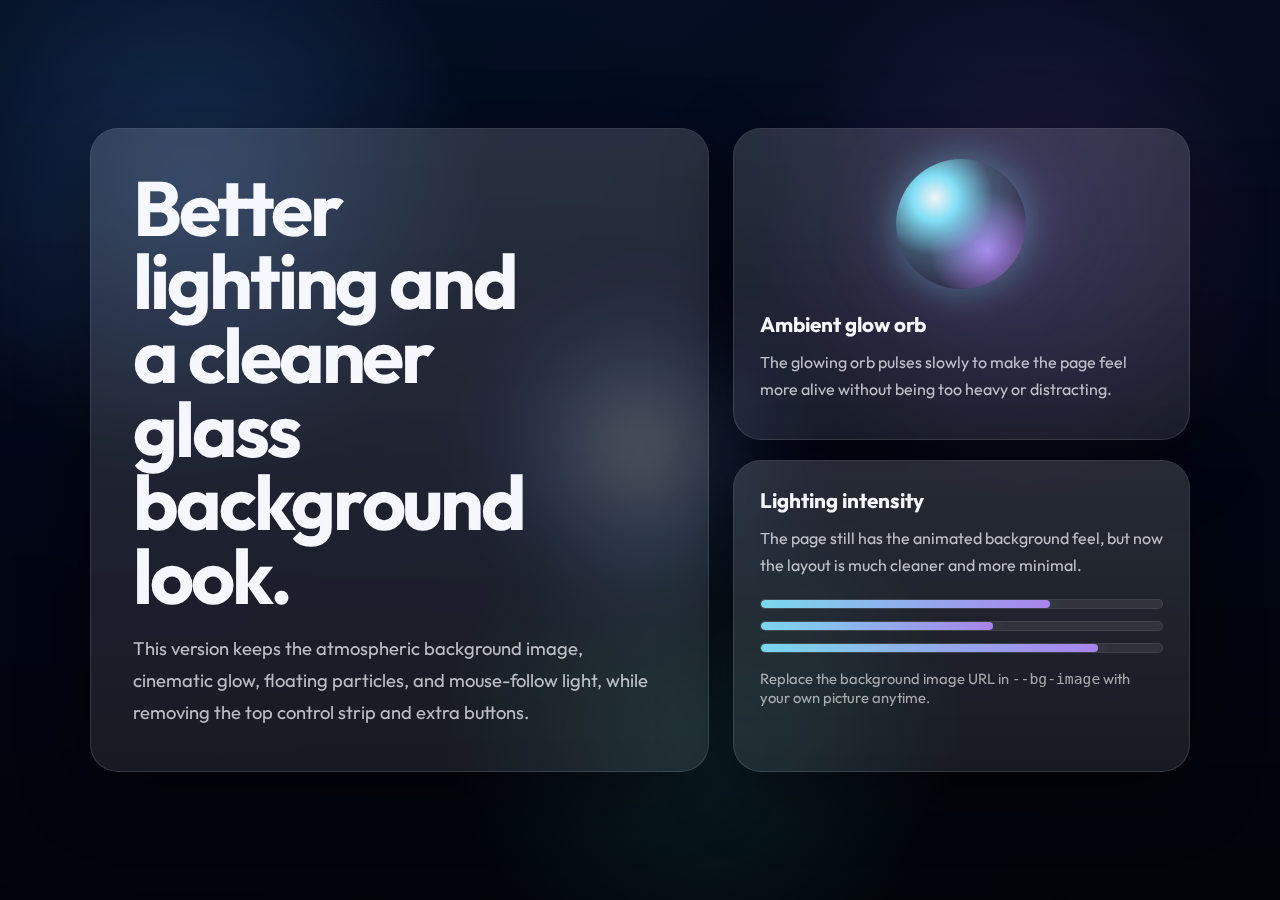
<file: Moturs-Lap-main/index.html>
<!DOCTYPE html>
<html lang="en">
<head>
  <meta charset="UTF-8" />
  <meta name="viewport" content="width=device-width, initial-scale=1.0" />
  <title>Glow Background Demo</title>

  <link rel="preconnect" href="https://fonts.googleapis.com">
  <link rel="preconnect" href="https://fonts.gstatic.com" crossorigin>
  <link href="https://fonts.googleapis.com/css2?family=Outfit:wght@300;400;600;700;800&display=swap" rel="stylesheet">

  <style>
    :root {
      --bg-image: url("https://picsum.photos/seed/forest-night-88/1920/1080");
      --text: #f5f7ff;
      --muted: rgba(245, 247, 255, 0.74);
      --glass: rgba(255, 255, 255, 0.08);
      --glass-border: rgba(255, 255, 255, 0.14);
      --shadow: 0 20px 70px rgba(0, 0, 0, 0.45);
      --accent: #7ce7ff;
      --accent-2: #b388ff;
    }

    * {
      box-sizing: border-box;
    }

    html, body {
      margin: 0;
      min-height: 100%;
    }

    body {
      font-family: "Outfit", sans-serif;
      color: var(--text);
      background: #071018;
      overflow-x: hidden;
      position: relative;
    }

    body::before {
      content: "";
      position: fixed;
      inset: 0;
      background:
        linear-gradient(180deg, rgba(6,10,22,0.28), rgba(4,8,18,0.72)),
        linear-gradient(120deg, rgba(67, 132, 255, 0.18), rgba(165, 95, 255, 0.12)),
        var(--bg-image) center center / cover no-repeat;
      filter: brightness(0.68) contrast(1.15) saturate(1.08);
      transform: scale(1.04);
      z-index: -6;
    }

    body::after {
      content: "";
      position: fixed;
      inset: 0;
      background:
        radial-gradient(circle at 15% 20%, rgba(90,160,255,0.22), transparent 22%),
        radial-gradient(circle at 80% 25%, rgba(170,110,255,0.16), transparent 22%),
        radial-gradient(circle at 55% 82%, rgba(90,255,220,0.11), transparent 25%);
      mix-blend-mode: screen;
      animation: ambientShift 14s ease-in-out infinite alternate;
      pointer-events: none;
      z-index: -5;
    }

    .noise {
      position: fixed;
      inset: 0;
      pointer-events: none;
      z-index: -4;
      opacity: 0.05;
      background-image:
        radial-gradient(circle at 20% 20%, rgba(255,255,255,0.9) 0.4px, transparent 0.6px),
        radial-gradient(circle at 70% 40%, rgba(255,255,255,0.7) 0.3px, transparent 0.5px),
        radial-gradient(circle at 40% 80%, rgba(255,255,255,0.5) 0.5px, transparent 0.7px);
      background-size: 180px 180px, 220px 220px, 260px 260px;
    }

    .mouse-light {
      position: fixed;
      width: 360px;
      height: 360px;
      border-radius: 50%;
      pointer-events: none;
      transform: translate(-50%, -50%);
      background:
        radial-gradient(circle,
          rgba(255,255,240,0.22) 0%,
          rgba(135,190,255,0.14) 30%,
          rgba(90,110,255,0.05) 52%,
          rgba(0,0,0,0) 72%);
      filter: blur(18px);
      mix-blend-mode: screen;
      z-index: -3;
    }

    .spark-field {
      position: fixed;
      inset: 0;
      overflow: hidden;
      pointer-events: none;
      z-index: -2;
    }

    .spark {
      position: absolute;
      border-radius: 999px;
      background: radial-gradient(circle, rgba(255,255,255,0.95), rgba(124,231,255,0.2) 60%, transparent 74%);
      box-shadow: 0 0 14px rgba(124,231,255,0.55);
      animation: floatUp linear infinite;
      opacity: 0.7;
    }

    .page {
      min-height: 100vh;
      display: grid;
      place-items: center;
      padding: 32px 20px;
      position: relative;
      z-index: 2;
    }

    .hero {
      width: min(1100px, 100%);
      display: grid;
      grid-template-columns: 1.15fr 0.85fr;
      gap: 24px;
      align-items: stretch;
    }

    .panel,
    .card {
      background: var(--glass);
      border: 1px solid var(--glass-border);
      backdrop-filter: blur(14px);
      -webkit-backdrop-filter: blur(14px);
      box-shadow: var(--shadow);
      border-radius: 28px;
      position: relative;
      overflow: hidden;
    }

    .panel::before,
    .card::before {
      content: "";
      position: absolute;
      inset: 0;
      background: linear-gradient(180deg, rgba(255,255,255,0.08), rgba(255,255,255,0.01));
      pointer-events: none;
    }

    .panel {
      padding: 42px;
      display: flex;
      flex-direction: column;
      justify-content: center;
      min-height: 520px;
    }

    h1 {
      margin: 0;
      font-size: clamp(2.6rem, 6vw, 5.5rem);
      line-height: 0.96;
      letter-spacing: -0.04em;
      max-width: 8ch;
      text-wrap: balance;
    }

    .lead {
      margin: 20px 0 0;
      font-size: clamp(1rem, 1.8vw, 1.15rem);
      line-height: 1.75;
      color: var(--muted);
      max-width: 54ch;
    }

    .side {
      display: grid;
      gap: 20px;
      grid-template-rows: 1fr 1fr;
    }

    .card {
      padding: 26px;
    }

    .orb {
      width: 130px;
      height: 130px;
      margin: 4px auto 22px;
      border-radius: 50%;
      background:
        radial-gradient(circle at 30% 30%, rgba(255,255,255,0.95), rgba(124,231,255,0.95) 18%, rgba(124,231,255,0.18) 45%, transparent 70%),
        radial-gradient(circle at 70% 70%, rgba(179,136,255,0.9), transparent 45%);
      box-shadow:
        0 0 35px rgba(124,231,255,0.35),
        0 0 90px rgba(179,136,255,0.16);
      animation: pulseOrb 4.2s ease-in-out infinite;
    }

    .card h2 {
      margin: 0 0 12px;
      font-size: 1.3rem;
    }

    .card p {
      margin: 0;
      line-height: 1.7;
      color: var(--muted);
    }

    .bars {
      margin-top: 20px;
      display: grid;
      gap: 12px;
    }

    .bar {
      height: 10px;
      border-radius: 999px;
      background: rgba(255,255,255,0.08);
      overflow: hidden;
      border: 1px solid rgba(255,255,255,0.08);
    }

    .bar span {
      display: block;
      height: 100%;
      border-radius: inherit;
      background: linear-gradient(90deg, rgba(124,231,255,0.9), rgba(179,136,255,0.9));
      box-shadow: 0 0 18px rgba(124,231,255,0.25);
      width: 50%;
    }

    .footer-note {
      margin-top: 16px;
      font-size: 0.92rem;
      color: rgba(255,255,255,0.62);
    }

    @keyframes floatUp {
      from {
        transform: translateY(0) scale(0.75);
        opacity: 0;
      }
      12% {
        opacity: 0.75;
      }
      to {
        transform: translateY(-120vh) scale(1.35);
        opacity: 0;
      }
    }

    @keyframes pulseOrb {
      0%, 100% {
        transform: scale(1);
        filter: hue-rotate(0deg);
      }
      50% {
        transform: scale(1.08);
        filter: hue-rotate(24deg);
      }
    }

    @keyframes ambientShift {
      0% {
        filter: hue-rotate(0deg) brightness(1);
      }
      100% {
        filter: hue-rotate(16deg) brightness(1.08);
      }
    }

    @media (max-width: 920px) {
      .hero {
        grid-template-columns: 1fr;
      }

      .panel {
        min-height: auto;
        padding: 28px;
      }

      .side {
        grid-template-rows: auto;
      }
    }

    @media (max-width: 560px) {
      .page {
        padding: 18px;
      }

      .panel,
      .card {
        border-radius: 22px;
      }

      .panel,
      .card {
        padding: 22px;
      }
    }
  </style>
</head>
<body>
  <div class="noise"></div>
  <div class="mouse-light" id="mouseLight"></div>
  <div class="spark-field" id="sparkField"></div>

  <main class="page">
    <section class="hero">
      <div class="panel">
        <h1>Better lighting and a cleaner glass background look.</h1>

        <p class="lead">
          This version keeps the atmospheric background image, cinematic glow, floating particles,
          and mouse-follow light, while removing the top control strip and extra buttons.
        </p>
      </div>

      <div class="side">
        <article class="card">
          <div class="orb"></div>
          <h2>Ambient glow orb</h2>
          <p>
            The glowing orb pulses slowly to make the page feel more alive without being too heavy
            or distracting.
          </p>
        </article>

        <article class="card">
          <h2>Lighting intensity</h2>
          <p>
            The page still has the animated background feel, but now the layout is much cleaner
            and more minimal.
          </p>

          <div class="bars">
            <div class="bar"><span style="width: 72%;"></span></div>
            <div class="bar"><span style="width: 58%;"></span></div>
            <div class="bar"><span style="width: 84%;"></span></div>
          </div>

          <div class="footer-note">
            Replace the background image URL in <code>--bg-image</code> with your own picture anytime.
          </div>
        </article>
      </div>
    </section>
  </main>

  <script>
    (() => {
      const sparkField = document.getElementById("sparkField");
      const mouseLight = document.getElementById("mouseLight");

      const sparkCount = 28;
      let targetX = window.innerWidth / 2;
      let targetY = window.innerHeight / 2;
      let currentX = targetX;
      let currentY = targetY;

      function createSparks() {
        for (let i = 0; i < sparkCount; i++) {
          const spark = document.createElement("span");
          const size = (Math.random() * 6 + 3).toFixed(2);
          spark.className = "spark";
          spark.style.width = size + "px";
          spark.style.height = size + "px";
          spark.style.left = Math.random() * 100 + "vw";
          spark.style.top = 100 + Math.random() * 25 + "vh";
          spark.style.animationDuration = (8 + Math.random() * 11).toFixed(2) + "s";
          spark.style.animationDelay = (-Math.random() * 12).toFixed(2) + "s";
          spark.style.opacity = (0.25 + Math.random() * 0.6).toFixed(2);
          sparkField.appendChild(spark);
        }
      }

      function animateLight() {
        currentX += (targetX - currentX) * 0.12;
        currentY += (targetY - currentY) * 0.12;
        mouseLight.style.left = currentX + "px";
        mouseLight.style.top = currentY + "px";
        requestAnimationFrame(animateLight);
      }

      window.addEventListener("mousemove", (e) => {
        targetX = e.clientX;
        targetY = e.clientY;
      });

      window.addEventListener("touchmove", (e) => {
        if (e.touches && e.touches[0]) {
          targetX = e.touches[0].clientX;
          targetY = e.touches[0].clientY;
        }
      }, { passive: true });

      createSparks();
      animateLight();
    })();
  </script>
</body>
</html>
</file>
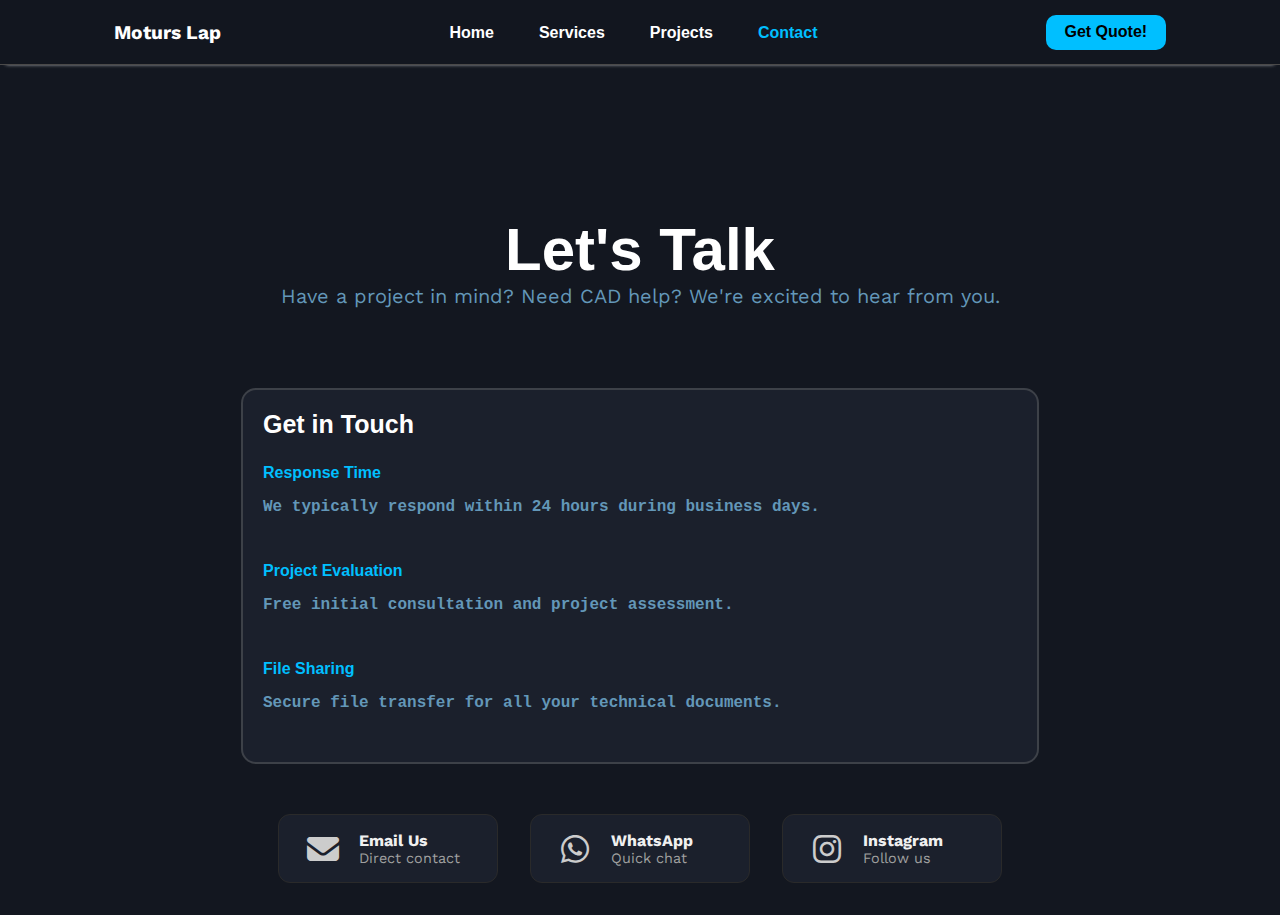
<file: Moturs-Lap-main/contact.html>
<!DOCTYPE html>
<html lang="en">
  <head>
    <meta charset="UTF-8" />
    <meta name="viewport" content="width=device-width, initial-scale=1.0" />
    <link rel="stylesheet" href="CSS/contactstyle.css" />
    <title>Moturs Lap | Contact</title>
    <!--  Main Template CSS File  -->
    <link rel="stylesheet" href="CSS/normalize.css" />
    <!--  Render all CSS normally  -->
    <link rel="preconnect" href="https://fonts.googleapis.com" />
    <link rel="preconnect" href="https://fonts.gstatic.com" crossorigin />
    <link
      href="https://fonts.googleapis.com/css2?family=Cairo:wght@200..1000&family=Jomhuria&family=Merriweather:ital,opsz,wght@0,18..144,300..900;1,18..144,300..900&family=Open+Sans:ital,wght@0,300..800;1,300..800&family=Work+Sans:ital,wght@0,100..900;1,100..900&display=swap"
      rel="stylesheet"
    />
    <!--  Goolge Fonts  -->
    <link rel="stylesheet" href="CSS/all.min.css" />
    <!-- Fonts icons libary -->
  </head>
  <body>
    <!-- Start Header -->
    <header>
      <div class="header">
        <div class="project-name">Moturs Lap</div>
        <div class="header-nav">
          <nav>
            <a href="index.html">Home</a>
            <a href="services.html">Services</a>
            <a href="project.html">Projects</a>
            <a href="contact.html">Contact</a>
          </nav>
        </div>
        <div class="Quote">
          <a href="contact.html">Get Quote!</a>
        </div>
      </div>
    </header>
    <!-- End Header -->
    <!-- Start Touch -->
    <div class="touch">
      <div class="container">
        <div class="text">
          <h1>Let's Talk</h1>
          <p>
            Have a project in mind? Need CAD help? We're excited to hear from
            you.
          </p>
        </div>
        <div class="box-container">
          <div class="box">
            <h3>Get in Touch</h3>
            <p class="colored">Response Time</p>
            <p>We typically respond within 24 hours during business days.</p>
            <p class="colored">Project Evaluation</p>
            <p>Free initial consultation and project assessment.</p>
            <p class="colored">File Sharing</p>
            <p>Secure file transfer for all your technical documents.</p>
          </div>
        </div>
      </div>
    </div>
    <!-- End Touch -->
    <!-- Start Links -->
    <div class="contact-section">
      <a href="mailto:e3d200@gmail.com" class="contact-card" target="_blank">
        <i class="fa-solid fa-envelope"></i>
        <div>
          <h3>Email Us</h3>
          <p>Direct contact</p>
        </div>
      </a>

      <a href="https://wa.link/uzuza2" class="contact-card" target="_blank">
        <i class="fa-brands fa-whatsapp"></i>
        <div>
          <h3>WhatsApp</h3>
          <p>Quick chat</p>
        </div>
      </a>

      <a
        href="https://www.instagram.com/mslabeng/"
        class="contact-card"
        target="_blank"
      >
        <i class="fa-brands fa-instagram"></i>
        <div>
          <h3>Instagram</h3>
          <p>Follow us</p>
        </div>
      </a>
    </div>

    <!-- End Links -->
  </body>
</html>
</file>
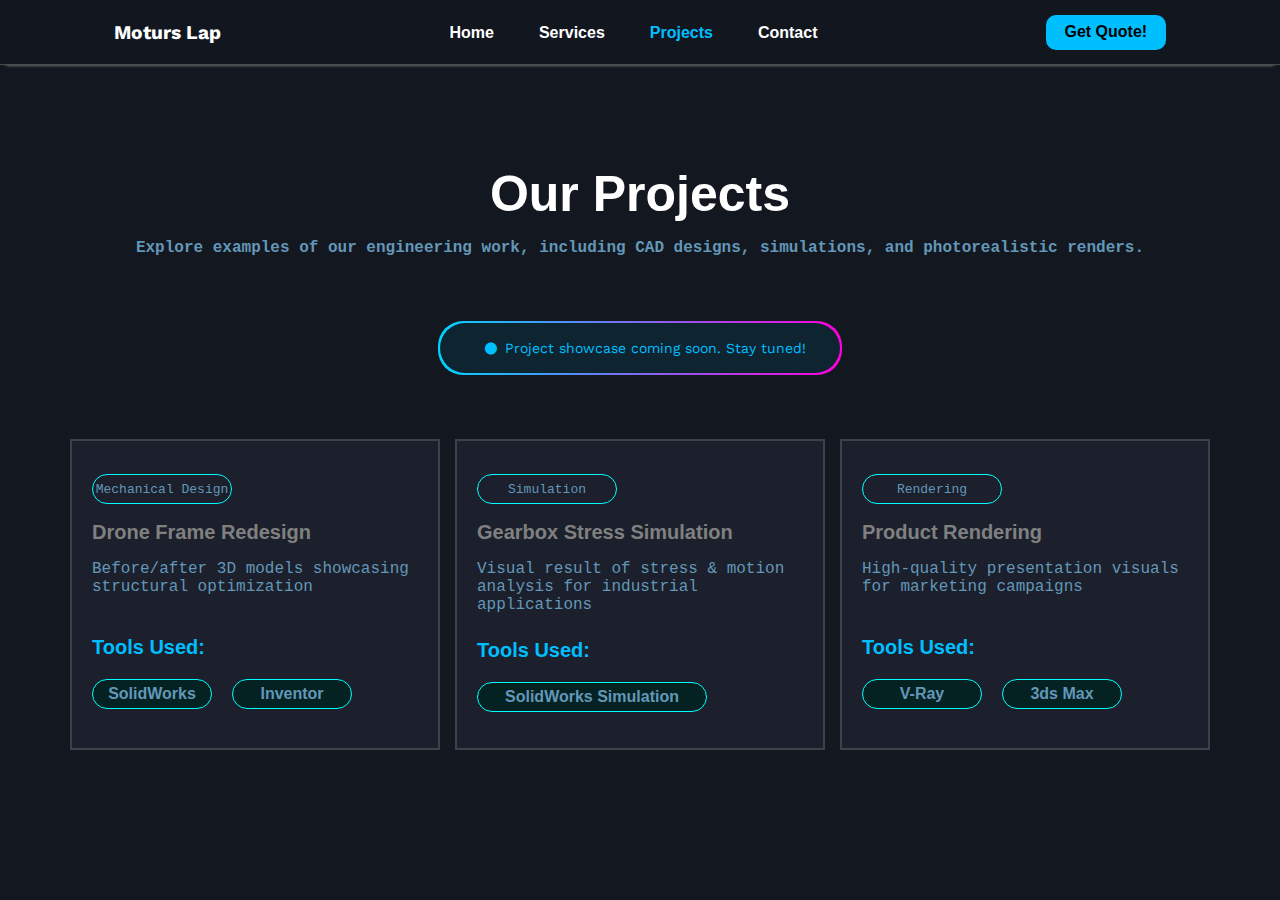
<file: Moturs-Lap-main/project.html>
<!DOCTYPE html>
<html lang="en">
  <head>
    <meta charset="UTF-8" />
    <meta name="viewport" content="width=device-width, initial-scale=1.0" />
    <link rel="stylesheet" href="CSS/projectstyle.css" />
    <title>Moturs Lap | Projects</title>
    <!--  Main Template CSS File  -->
    <link rel="stylesheet" href="CSS/normalize.css" />
    <!--  Render all CSS normally  -->
    <link rel="preconnect" href="https://fonts.googleapis.com" />
    <link rel="preconnect" href="https://fonts.gstatic.com" crossorigin />
    <link
      href="https://fonts.googleapis.com/css2?family=Cairo:wght@200..1000&family=Jomhuria&family=Merriweather:ital,opsz,wght@0,18..144,300..900;1,18..144,300..900&family=Open+Sans:ital,wght@0,300..800;1,300..800&family=Work+Sans:ital,wght@0,100..900;1,100..900&display=swap"
      rel="stylesheet"
    />
    <!--  Goolge Fonts  -->
    <link rel="stylesheet" href="CSS/all.min.css" />
    <!-- Fonts icons libary -->
  </head>
  <body>
    <!-- Start Header -->
    <header>
      <div class="header">
        <div class="project-name">Moturs Lap</div>
        <div class="header-nav">
          <nav>
            <a href="index.html">Home</a>
            <a href="services.html">Services</a>
            <a href="project.html">Projects</a>
            <a href="contact.html">Contact</a>
          </nav>
        </div>
        <div class="Quote">
          <a href="contact.html">Get Quote!</a>
        </div>
      </div>
    </header>
    <!-- End Header -->
    <!-- Start Project -->
    <div class="project">
      <div class="container">
        <div class="header">
          <h2>Our Projects</h2>
          <p>
            Explore examples of our engineering work, including CAD designs,
            simulations, and photorealistic renders.
          </p>
        </div>
        <div class="soon">
          <ul>
            <li>
              <i class="fa-solid fa-circle"></i>Project showcase coming soon.
              Stay tuned!
            </li>
          </ul>
        </div>
        <div class="project-boxes">
          <div class="box1">
            <div class="text">
              <div class="role"><p>Mechanical Design</p></div>
              <h2>Drone Frame Redesign</h2>
              <p>Before/after 3D models showcasing structural optimization</p>
            </div>
            <div class="tools">
              <h3>Tools Used:</h3>
              <div class="roles">
                <ul>
                  <li>SolidWorks</li>
                  <li>Inventor</li>
                </ul>
              </div>
            </div>
          </div>
          <div class="box2">
            <div class="text">
              <div class="role"><p>Simulation</p></div>
              <h2>Gearbox Stress Simulation</h2>
              <p>
                Visual result of stress & motion analysis for industrial
                applications
              </p>
            </div>
            <div class="tools">
              <h3>Tools Used:</h3>
              <div class="roles">
                <ul>
                  <li>SolidWorks Simulation</li>
                </ul>
              </div>
            </div>
          </div>

          <div class="box3">
            <div class="text">
              <div class="role"><p>Rendering</p></div>
              <h2>Product Rendering</h2>
              <p>High-quality presentation visuals for marketing campaigns</p>
            </div>
            <div class="tools">
              <h3>Tools Used:</h3>
              <div class="roles">
                <ul>
                  <li>V-Ray</li>
                  <li>3ds Max</li>
                </ul>
              </div>
            </div>
          </div>
        </div>
      </div>
    </div>
    <!-- End Project -->
  </body>
</html>
</file>
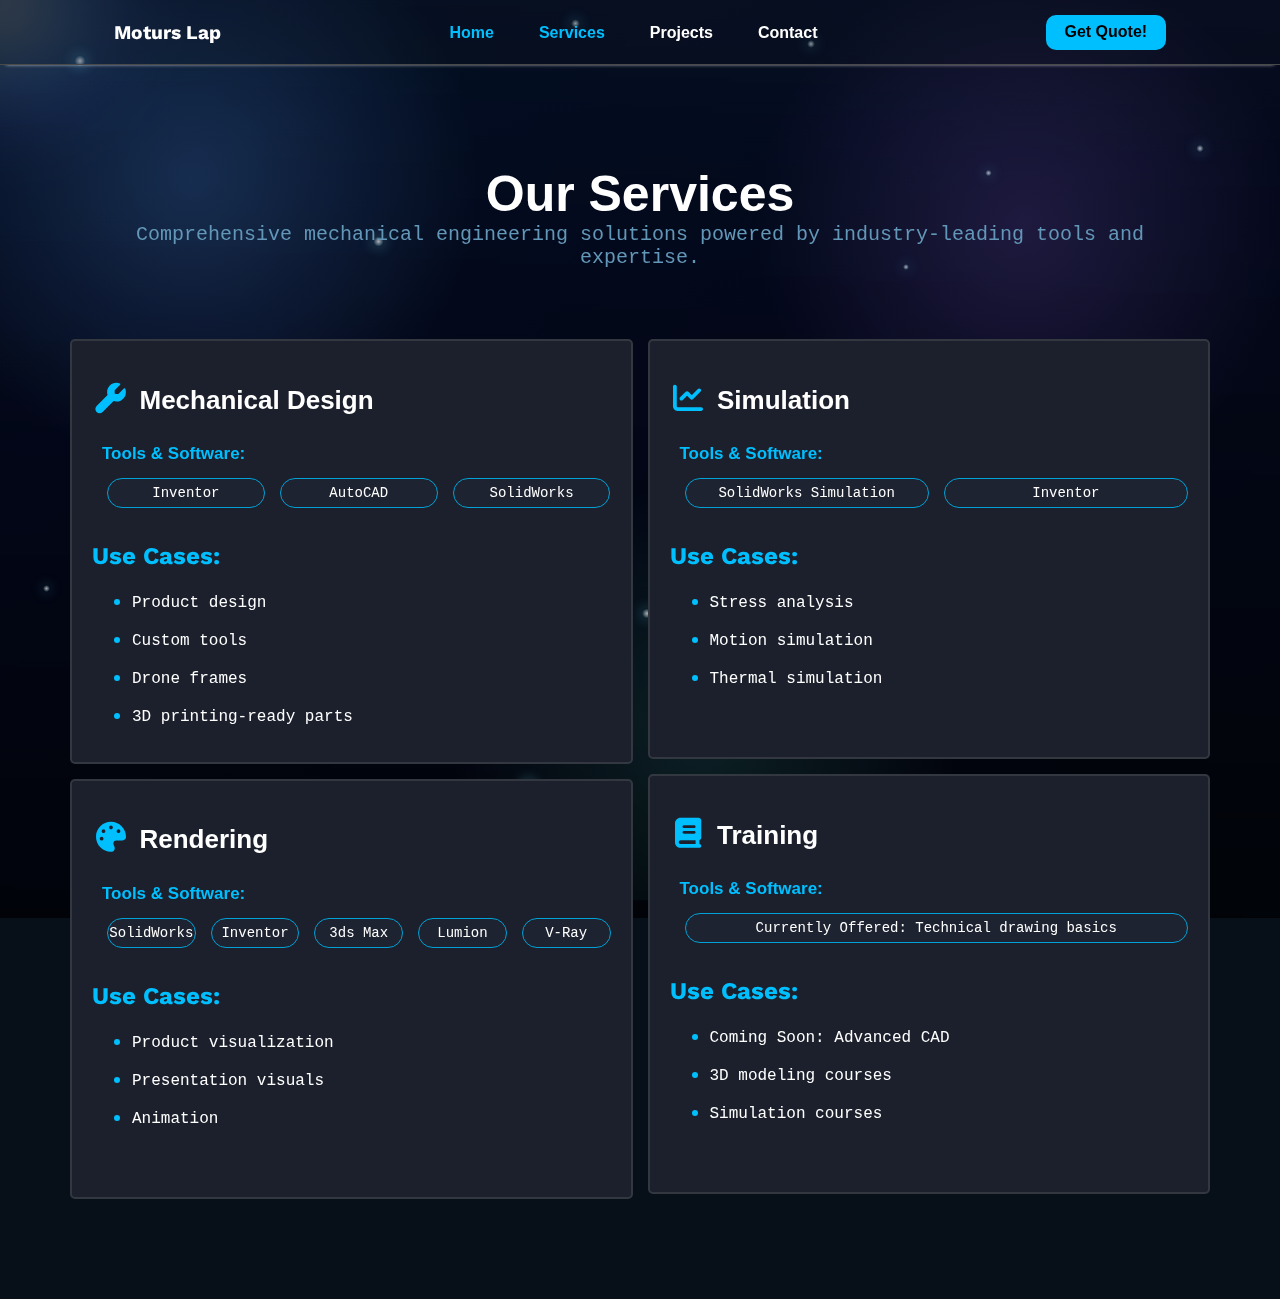
<file: Moturs-Lap-main/services.html>
<!DOCTYPE html>
<html lang="en">
  <head>
    <meta charset="UTF-8" />
    <meta name="viewport" content="width=device-width, initial-scale=1.0" />
    <link rel="stylesheet" href="CSS/servicestyle.css" />
    <link rel="stylesheet" href="CSS/homestyle.css" />
    <title>Moturs Lap | Services</title>
    <!--  Main Template CSS File  -->
    <link rel="stylesheet" href="CSS/normalize.css" />
    <!--  Render all CSS normally  -->
    <link rel="preconnect" href="https://fonts.googleapis.com" />
    <link rel="preconnect" href="https://fonts.gstatic.com" crossorigin />
    <link
      href="https://fonts.googleapis.com/css2?family=Cairo:wght@200..1000&family=Jomhuria&family=Merriweather:ital,opsz,wght@0,18..144,300..900;1,18..144,300..900&family=Open+Sans:ital,wght@0,300..800;1,300..800&family=Work+Sans:ital,wght@0,100..900;1,100..900&display=swap"
      rel="stylesheet"
    />
    <!--  Goolge Fonts  -->
    <link rel="stylesheet" href="CSS/all.min.css" />
    <!-- Fonts icons libary -->
  </head>
  <body>
    <!-- Start Header -->
    <header>
      <div class="header">
        <div class="project-name">Moturs Lap</div>
        <div class="header-nav">
          <nav>
            <a href="index.html">Home</a>
            <a href="services.html">Services</a>
            <a href="project.html">Projects</a>
            <a href="contact.html">Contact</a>
          </nav>
        </div>
        <div class="Quote">
          <a href="contact.html">Get Quote!</a>
        </div>
      </div>
    </header>
    <!-- End Header -->
    <!-- Start Services -->
    <div class="services">
      <div class="container">
        <div class="text">
          <h1>Our Services</h1>
          <p>
            Comprehensive mechanical engineering solutions powered by
            industry-leading tools and expertise.
          </p>
        </div>
        <div class="service-boxes">
          <div class="col1">
            <div class="box1">
              <div class="header">
                <h2><i class="fa-solid fa-wrench"></i>Mechanical Design</h2>
              </div>
              <div class="sub-header">
                <h5>Tools & Software:</h5>
              </div>
              <div class="roles">
                <p>Inventor</p>
                <p>AutoCAD</p>
                <p>SolidWorks</p>
              </div>

              <div class="cases">
                <h2>Use Cases:</h2>
                <ul>
                  <li><p>Product design</p></li>
                  <li><p>Custom tools</p></li>
                  <li><p>Drone frames</p></li>
                  <li><p>3D printing-ready parts</p></li>
                </ul>
              </div>
            </div>
            <div class="box2">
              <div class="header">
                <h2><i class="fa-solid fa-palette"></i>Rendering</h2>
              </div>
              <div class="sub-header">
                <h5>Tools & Software:</h5>
              </div>
              <div class="roles">
                <p>SolidWorks</p>
                <p>Inventor</p>
                <p>3ds Max</p>
                <p>Lumion</p>
                <p>V-Ray</p>
              </div>
              <div class="cases">
                <h2>Use Cases:</h2>
                <ul>
                  <li><p>Product visualization</p></li>
                  <li><p>Presentation visuals</p></li>
                  <li><p>Animation</p></li>
                </ul>
              </div>
            </div>
          </div>
          <div class="col2">
            <div class="box1">
              <div class="header">
                <h2><i class="fa-solid fa-chart-line"></i>Simulation</h2>
              </div>
              <div class="sub-header">
                <h5>Tools & Software:</h5>
              </div>
              <div class="roles">
                <p>SolidWorks Simulation</p>
                <p>Inventor</p>
              </div>
              <div class="cases">
                <h2>Use Cases:</h2>
                <ul>
                  <li><p>Stress analysis</p></li>
                  <li><p>Motion simulation</p></li>
                  <li><p>Thermal simulation</p></li>
                </ul>
              </div>
            </div>
            <div class="box2">
              <div class="header">
                <h2><i class="fa-solid fa-book"></i>Training</h2>
              </div>
              <div class="sub-header">
                <h5>Tools & Software:</h5>
              </div>
              <div class="roles">
                <p>Currently Offered: Technical drawing basics</p>
              </div>
              <div class="cases">
                <h2>Use Cases:</h2>
                <ul>
                  <li><p>Coming Soon: Advanced CAD</p></li>
                  <li><p>3D modeling courses</p></li>
                  <li><p>Simulation courses</p></li>
                </ul>
              </div>
            </div>
          </div>
        </div>
      </div>
    </div>
    <!-- End Services -->

    <div class="noise"></div>
    <div class="mouse-light" id="mouseLight"></div>
    <div class="spark-field" id="sparkField"></div>

    <script>
      const mouseLight = document.getElementById("mouseLight");
      const sparkField = document.getElementById("sparkField");

      function updateLight(x, y) {
        mouseLight.style.left = `${x}px`;
        mouseLight.style.top = `${y}px`;
      }

      function createSparks(count = 20) {
        for (let i = 0; i < count; i++) {
          const spark = document.createElement("div");
          spark.className = "spark";
          const size = Math.random() * 8 + 6;
          spark.style.width = spark.style.height = `${size}px`;
          spark.style.left = `${Math.random() * 100}%`;
          spark.style.top = `${Math.random() * 100}%`;
          spark.style.animationDuration = `${Math.random() * 4 + 4}s`;
          spark.style.animationDelay = `${Math.random() * -4}s`;
          sparkField.appendChild(spark);
        }
      }

      document.addEventListener("pointermove", (event) => {
        updateLight(event.clientX, event.clientY);
      });

      createSparks();
    </script>
  </body>
</html>
</file>
<file: Moturs-Lap-main/CSS/contactstyle.css>
:root {
    --header-background-color: #11141a;
    --secondary-font-family: Verdana, Geneva, Tahoma, sans-serif;
    --button-color: #00bfff;
    --first-font-family: 'Courier New', Courier, monospace;
    --front-second-color: #6397b8;
}

/* End Variables */

/* Start Global Rules */
html {
    scroll-behavior: smooth;
}



* {
    -webkit-box-sizing: border-box;
    -moz-box-sizing: border-box;
    box-sizing: border-box;
}

body {
    font-family: "Work Sans", sans-serif;
    background-color: #131720;
}



.parent {
    background-color: #eee;

}

.container {
    padding-left: 15px;
    padding-right: 15px;

    margin-right: auto;
    margin-left: auto;

}


/*  Small  */
@media (min-width: 768px) {
    .container {
        width: 750px;
    }
}

/*  Medium */
@media (min-width: 992px) {
    .container {
        width: 970px;
    }
}

/*  Large  */
@media (min-width: 1200px) {
    .container {
        width: 1170px;
    }
}

/*  End Global Rules */
/* Start Header */
header .header {
    display: flex;
    justify-content: space-around;
    align-items: center;
    align-content: center;
    background-color: #11141a2d;
    height: 65px;
    border-bottom: 1px solid rgb(75, 74, 74);
    box-shadow: 0px 5px 4px -6px white;
}

header .header .project-name {
    color: white;
    font-weight: bold;
    font-size: clamp(1rem, 1.5vw, 2rem);
}

header .header .header-nav nav a {
    position: relative;
    text-decoration: none;
    color: white;
    font-weight: bold;
    font-family: var(--secondary-font-family);
    font-size: clamp(1rem, 1vw, 2rem);
    margin-left: 40px;
    padding-bottom: 3px;

}

header .header .header-nav nav a::after {
    content: " ";
    position: absolute;
    height: 4px;
    width: 0;
    bottom: -3px;
    left: 0;
    background-color: #00bfff;
    transition: width 0.5s ease;
    transform-origin: left;


}

header .header .header-nav nav a:hover::after {
    width: 100%;
}


header .header .header-nav nav a:first-of-type {
    margin: 0;
}

header .header .Quote a {
    color: black;
    text-decoration: none;
    font-family: var(--secondary-font-family);
    font-weight: bold;
    font-size: clamp(1rem, 1vw, 2rem);
    /* background-color: var(--button-color); */

}

header .header .Quote {
    display: flex;
    justify-content: center;
    align-items: center;
    height: 35px;
    background-color: #00bfff;
    width: 120px;
    border-radius: 10px;
    transition: 0.2s all ease-in-out;
}

header .header .Quote:hover {
    background-color: #00a1d6;
    outline: 4px solid #fffefe;
}

@media (max-width: 767px) {
    header .header .project-name {
        font-size: 12px;
    }


    header .header .header-nav nav a {
        font-size: 10px;
        margin-left: 5px;
    }

    header .header .Quote {
        height: 30px;
        width: 80px;

    }

    header .header .Quote a {
        font-size: 10px;
    }
}

header .header .header-nav nav a:last-child {
    color: #00bfff;

}

/* End header */
/* Start Touch */
.touch {
    margin-top: 150px;
    margin-bottom: 50px;
}

.touch .container .text h1 {
    color: white;
    font-family: var(--secondary-font-family);
    margin: 0;
    font-size: 60px;
    text-align: center;
}

.touch .container .text p {
    color: var(--front-second-color);
    margin: 0;
    margin-bottom: 80px;
    text-align: center;
    font-size: 20px;
}

.touch .container .box-container {
    display: flex;
    justify-content: center;
    align-items: center;

}

.touch .container .box {

    background-color: #1b202c;
    border: 2px solid rgba(128, 128, 128, 0.345);
    padding: 20px;
    border-radius: 15px;
    width: 70%;

}

.touch .container .box h3 {
    color: white;
    font-family: var(--secondary-font-family);
    font-weight: bold;
    font-size: 25px;
    margin-top: 0;
}

.touch .container .box .colored {
    color: var(--button-color);
    font-family: var(--secondary-font-family);
    font-weight: bold;
}

.touch .container .box p:not(.colored) {
    color: var(--front-second-color);
    font-family: var(--first-font-family);
    padding-bottom: 30px;
    font-weight: bold;
}

.touch .container .box p:last-of-type {
    margin-bottom: 0;
}

/* End Touch */
/* Start Links */
.contact-section {
    display: flex;
    justify-content: center;
    gap: 2rem;
    padding: 2rem;
    padding-top: 0;
    flex-wrap: wrap;
}

.contact-card {
    display: flex;
    align-items: center;
    gap: 1rem;
    background-color: #1b202c;
    border: 1px solid #2a2a2a;
    padding: 1rem 1.5rem;
    border-radius: 12px;
    color: #ffffff;
    min-width: 220px;
    transition: transform 0.2s ease, box-shadow 0.2s ease;
    text-decoration: none;
}

.contact-card:hover {
    transform: translateY(-4px);
    box-shadow: 0 4px 12px cyan;
}

.contact-card i {
    font-size: 32px;
    color: #ccc;
}

.contact-card h3 {
    margin: 0;
    font-size: 1rem;
    color: #f0f0f0;
}

.contact-card p {
    margin: 0;
    font-size: 0.9rem;
    color: #a0a0a0;
}

.contact-section .contact-card:nth-child(2):hover {
    transform: translateY(-4px);
    box-shadow: 0 4px 12px rgb(57, 255, 47);
}

.contact-section .contact-card:nth-child(3):hover {
    nsform: translateY(-4px);
    box-shadow: 0 4px 12px orangered;
}

/* End Links */
</file>
<file: Moturs-Lap-main/CSS/projectstyle.css>
:root {
    --header-background-color: #11141a;
    --secondary-font-family: Verdana, Geneva, Tahoma, sans-serif;
    --button-color: #00bfff;
    --first-font-family: 'Courier New', Courier, monospace;
    --front-second-color: #6397b8;
}

/* End Variables */

/* Start Global Rules */
html {
    scroll-behavior: smooth;
}



* {
    -webkit-box-sizing: border-box;
    -moz-box-sizing: border-box;
    box-sizing: border-box;
}

body {
    font-family: "Work Sans", sans-serif;
    background-color: #131720;
}



.parent {
    background-color: #eee;

}

.container {
    padding-left: 15px;
    padding-right: 15px;

    margin-right: auto;
    margin-left: auto;

}


/*  Small  */
@media (min-width: 768px) {
    .container {
        width: 750px;
    }
}

/*  Medium */
@media (min-width: 992px) {
    .container {
        width: 970px;
    }
}

/*  Large  */
@media (min-width: 1200px) {
    .container {
        width: 1170px;
    }
}

/*  End Global Rules */
/* Start Header */
header .header {
    display: flex;
    justify-content: space-around;
    align-items: center;
    align-content: center;
    background-color: #11141a2d;
    height: 65px;
    border-bottom: 1px solid rgb(75, 74, 74);
    box-shadow: 0px 5px 4px -6px white;
}

header .header .project-name {
    color: white;
    font-weight: bold;
    font-size: clamp(1rem, 1.5vw, 2rem);
}

header .header .header-nav nav a {
    position: relative;
    text-decoration: none;
    color: white;
    font-weight: bold;
    font-family: var(--secondary-font-family);
    font-size: clamp(1rem, 1vw, 2rem);
    margin-left: 40px;
    padding-bottom: 3px;

}

header .header .header-nav nav a::after {
    content: " ";
    position: absolute;
    height: 4px;
    width: 0;
    bottom: -3px;
    left: 0;
    background-color: #00bfff;
    transition: width 0.5s ease;
    transform-origin: left;


}

header .header .header-nav nav a:hover::after {
    width: 100%;
}


header .header .header-nav nav a:first-of-type {
    margin: 0;
}

header .header .Quote a {
    color: black;
    text-decoration: none;
    font-family: var(--secondary-font-family);
    font-weight: bold;
    font-size: clamp(1rem, 1vw, 2rem);
    /* background-color: var(--button-color); */

}

header .header .Quote {
    display: flex;
    justify-content: center;
    align-items: center;
    height: 35px;
    background-color: #00bfff;
    width: 120px;
    border-radius: 10px;
    transition: 0.2s all ease-in-out;
}

header .header .Quote:hover {
    background-color: #00a1d6;
    outline: 4px solid #fffefe;
}

@media (max-width: 767px) {
    header .header .project-name {
        font-size: 12px;
    }


    header .header .header-nav nav a {
        font-size: 10px;
        margin-left: 5px;
    }

    header .header .Quote {
        height: 30px;
        width: 80px;

    }

    header .header .Quote a {
        font-size: 10px;
    }
}

header .header .header-nav nav a:nth-child(3) {
    color: #00bfff;

}

/* End header */
/* Start Project */
.project {
    margin-top: 100px;
}

.project .container .header h2 {
    color: white;
    font-size: 50px;
    text-align: center;
    font-family: var(--secondary-font-family);
    margin-bottom: 0;
}

.project .container .header p {
    color: var(--front-second-color);
    text-align: center;
    font-family: var(--first-font-family);
    font-weight: bold;
}

.project .container .soon {
    display: flex;
    color: var(--button-color);
    margin-top: 50px;
    justify-content: center;
    align-items: center;
    text-align: center;


}

.project .container .soon ul {
    position: relative;
    display: flex;
    justify-content: center;
    align-items: center;
    list-style: none;

    width: 400px;
    height: 50px;
    padding-right: 30px;
    background-color: #0e2430;
    border-radius: 25px;
    /* border: 2px solid cyan ; */


}

.project .container .soon ul::before {
    content: '';
    position: absolute;
    top: -2px;
    left: -2px;
    right: -2px;
    bottom: -2px;
    background: linear-gradient(90deg, rgba(0, 212, 255, 1) 0%, rgba(255, 0, 221, 1) 100%);
    z-index: -1;
    border-radius: inherit;
}

.project .container .soon ul li i {
    padding-right: 20px;
    font-size: 12px;
}

.project .container .soon ul li {
    font-size: 14px;
}

.project .container .project-boxes {
    margin-top: 50px;
    display: grid;

    grid-template-columns: repeat(auto-fill, minmax(300px, 1fr));
    grid-gap: 15px;
}

.project .container .project-boxes .box1,
.project .container .project-boxes .box2,
.project .container .project-boxes .box3 {
    background-color: #1b202c;
    padding: 20px;
    border: 2px solid rgba(128, 128, 128, 0.345);

}

.project .container .project-boxes .box1 .role p,
.project .container .project-boxes .box2 .role p,
.project .container .project-boxes .box3 .role p {
    display: flex;
    justify-content: center;
    align-items: center;
    color: var(--button-color);
    width: 140px;
    height: 30px;
    border: 1px solid cyan;
    border-radius: 15px;
    font-size: 13px;
    font-family: var(--secondary-font-family);

}

.project .container .project-boxes .box1 .text h2,
.project .container .project-boxes .box2 .text h2,
.project .container .project-boxes .box3 .text h2 {
    color: gray;
    font-family: var(--secondary-font-family);
    font-size: 20px;

}

.project .container .project-boxes .box1 .text p,
.project .container .project-boxes .box2 .text p,
.project .container .project-boxes .box3 .text p {
    color: var(--front-second-color);
    font-family: var(--first-font-family);

}

.project .container .project-boxes .box1 .tools h3,
.project .container .project-boxes .box2 .tools h3,
.project .container .project-boxes .box3 .tools h3 {
    margin-top: 40px;
    color: var(--button-color);
    font-size: 20px;
    font-family: var(--secondary-font-family);
}

.project .container .project-boxes .box2 .tools h3 {
    margin-top: 25px;
}

.project .container .project-boxes .box1 .tools .roles ul,
.project .container .project-boxes .box2 .tools .roles ul,
.project .container .project-boxes .box3 .tools .roles ul {
    display: flex;
    list-style: none;
    justify-content: flex-start;
    padding: 0;

}

.project .container .project-boxes .box1 .tools .roles ul li,
.project .container .project-boxes .box2 .tools .roles ul li,
.project .container .project-boxes .box3 .tools .roles ul li {
    margin-left: 20px;
    display: flex;
    justify-content: center;
    align-items: center;
    height: 30px;
    width: 120px;
    border: 1px solid cyan;
    border-radius: 15px;
    color: var(--front-second-color);
    font-weight: bold;
    font-family: var(--secondary-font-family);
    background-color: rgb(4, 34, 34);

}

.project .container .project-boxes .box1 .tools .roles ul li:first-of-type,
.project .container .project-boxes .box3 .tools .roles ul li:first-of-type {
    margin-left: 0;
}

.project .container .project-boxes .box2 .tools .roles ul li {
    width: 230px;
    margin: 0;
}

.project .container .project-boxes {
    margin-bottom: 100px;
}

.project .container .project-boxes .box1,
.project .container .project-boxes .box2,
.project .container .project-boxes .box3 {
    transition: 0.3s all ease-in-out;
}

.project .container .project-boxes .box1:hover,
.project .container .project-boxes .box2:hover,
.project .container .project-boxes .box3:hover {
    box-shadow: 0px 0px 30px 15px darkcyan;
}

/* End Project */
</file>
<file: Moturs-Lap-main/CSS/servicestyle.css>
:root {
    --header-background-color: #11141a;
    --secondary-font-family: Verdana, Geneva, Tahoma, sans-serif;
    --button-color: #00bfff;
    --first-font-family: 'Courier New', Courier, monospace;
    --front-second-color: #6397b8;
}

/* End Variables */

/* Start Global Rules */
html {
    scroll-behavior: smooth;
}



* {
    -webkit-box-sizing: border-box;
    -moz-box-sizing: border-box;
    box-sizing: border-box;
}

body {
    font-family: "Work Sans", sans-serif;
    background-color: #131720;
}



.parent {
    background-color: #eee;

}

.container {
    padding-left: 15px;
    padding-right: 15px;

    margin-right: auto;
    margin-left: auto;

}


/*  Small  */
@media (min-width: 768px) {
    .container {
        width: 750px;
    }
}

/*  Medium */
@media (min-width: 992px) {
    .container {
        width: 970px;
    }
}

/*  Large  */
@media (min-width: 1200px) {
    .container {
        width: 1170px;
    }
}

/*  End Global Rules */

/* Start Header */
header .header {
    display: flex;
    justify-content: space-around;
    align-items: center;
    align-content: center;
    background-color: #11141a2d;
    height: 65px;
    border-bottom: 1px solid rgb(75, 74, 74);
    box-shadow: 0px 5px 4px -6px white;
}

header .header .project-name {
    color: white;
    font-weight: bold;
    font-size: clamp(1rem, 1.5vw, 2rem);
}

header .header .header-nav nav a {
    position: relative;
    text-decoration: none;
    color: white;
    font-weight: bold;
    font-family: var(--secondary-font-family);
    font-size: clamp(1rem, 1vw, 2rem);
    margin-left: 40px;
    padding-bottom: 3px;

}

header .header .header-nav nav a::after {
    content: " ";
    position: absolute;
    height: 4px;
    width: 0;
    bottom: -3px;
    left: 0;
    background-color: #00bfff;
    transition: width 0.5s ease;
    transform-origin: left;


}

header .header .header-nav nav a:hover::after {
    width: 100%;
}


header .header .header-nav nav a:first-of-type {
    margin: 0;
}

header .header .Quote a {
    color: black;
    text-decoration: none;
    font-family: var(--secondary-font-family);
    font-weight: bold;
    font-size: clamp(1rem, 1vw, 2rem);
    /* background-color: var(--button-color); */

}

header .header .Quote {
    display: flex;
    justify-content: center;
    align-items: center;
    height: 35px;
    background-color: #00bfff;
    width: 120px;
    border-radius: 10px;
    transition: 0.2s all ease-in-out;
}

header .header .Quote:hover {
    background-color: #00a1d6;
    outline: 4px solid #fffefe;
}

@media (max-width: 767px) {
    header .header .project-name {
        font-size: 12px;
    }


    header .header .header-nav nav a {
        font-size: 10px;
        margin-left: 5px;
    }

    header .header .Quote {
        height: 30px;
        width: 80px;

    }

    header .header .Quote a {
        font-size: 10px;
    }
}

header .header .header-nav nav a:nth-child(2) {
    color: #00bfff;

}

/* End header */

/* Start Services */
.services .container .service-boxes {
    display: grid;

    grid-template-columns: repeat(auto-fill, minmax(400px, 1fr));
    grid-gap: 15px;
    border-radius: 15px;
    transition: all 0.5s ease-in-out;
}

.services .container .text h1 {
    color: white;
    margin: 0;
    text-align: center;
    margin-top: 100px;
    font-size: 50px;
    font-family: var(--secondary-font-family);

}

.services .container .text p {
    margin: 0;
    color: var(--front-second-color);
    font-size: 20px;
    text-align: center;
    margin-bottom: 70px;
    font-family: 'Courier New', Courier, monospace;
}

.services .container .service-boxes .col1 .box1,
.services .container .service-boxes .col1 .box2,
.services .container .service-boxes .col2 .box1,
.services .container .service-boxes .col2 .box2 {
    border: 2px solid #8080803d;
    background-color: #1b202c;
    padding: 20px;
    min-height: 420px;
    transition: 0.3s all ease-in-out;
}

.services .container .service-boxes .col1 .box1 {
    margin-bottom: 15px;
    border-radius: 5px;
}

.services .container .service-boxes .col1 .box2 {
    border-radius: 5px;
}

.services .container .service-boxes .col1 .box1 .header h2,
.services .container .service-boxes .col1 .box2 .header h2 {
    color: white;
    font-size: 26px;
    font-family: var(--secondary-font-family);

}

.services .container .service-boxes .col1 .box1 .header h2 i,
.services .container .service-boxes .col1 .box2 .header h2 i {
    margin-right: 10px;
    color: var(--button-color);
    font-size: 30px;
}

.services .container .service-boxes .col1 .box1 .sub-header h5,
.services .container .service-boxes .col1 .box2 .sub-header h5 {
    color: var(--button-color);
    font-size: 17px;
    margin-left: 10px;
    font-family: var(--secondary-font-family);
    margin-bottom: 0;
}

.services .container .service-boxes .col1 .box1 .roles,
.services .container .service-boxes .col1 .box2 .roles {
    display: flex;
    justify-content: flex-start;
    align-items: center;

}

.services .container .service-boxes .col1 .box1 .roles p,
.services .container .service-boxes .col1 .box2 .roles p {
    display: flex;
    justify-content: center;
    align-items: center;
    margin-left: 15px;
    color: white;
    font-family: Arial, Helvetica, sans-serif;
    font-size: 14px;
    width: 100%;
    height: 30px;
    background-color: #1d2330;
    border-radius: 15px;
    border: 1px solid #00a1d6;
    font-family: var(--first-font-family);
}

.services .container .service-boxes .col1 .box1 .cases h2,
.services .container .service-boxes .col1 .box2 .cases h2 {
    color: var(--button-color);

}

.services .container .service-boxes .col1 .box1 .cases ul,
.services .container .service-boxes .col1 .box2 .cases ul {
    color: #00bfff;
    font-family: var(--first-font-family);

}

.services .container .service-boxes .col1 .box1 .cases ul li,
.services .container .service-boxes .col1 .box2 .cases ul li {
    font-size: 20px;
}

.services .container .service-boxes .col1 .box1 .cases ul li p,
.services .container .service-boxes .col1 .box2 .cases ul li p {
    color: white;
    font-size: 16px;
}

.services .container .service-boxes .col2 .box1 {
    margin-bottom: 15px;
    border-radius: 5px;
}

.services .container .service-boxes .col2 .box2 {
    border-radius: 5px;
}

.services .container .service-boxes .col2 .box1 .header h2,
.services .container .service-boxes .col2 .box2 .header h2 {
    color: white;
    font-size: 26px;
    font-family: var(--secondary-font-family);
}

.services .container .service-boxes .col2 .box1 .header h2 i,
.services .container .service-boxes .col2 .box2 .header h2 i {
    margin-right: 10px;
    color: var(--button-color);
    font-size: 30px;
}

.services .container .service-boxes .col2 .box1 .sub-header h5,
.services .container .service-boxes .col2 .box2 .sub-header h5 {
    color: var(--button-color);
    font-size: 17px;
    margin-left: 10px;
    font-family: var(--secondary-font-family);
    margin-bottom: 0;
}

.services .container .service-boxes .col2 .box1 .roles,
.services .container .service-boxes .col2 .box2 .roles {
    display: flex;
    justify-content: flex-start;
    align-items: center;
}

.services .container .service-boxes .col2 .box1 .roles p,
.services .container .service-boxes .col2 .box2 .roles p {
    display: flex;
    justify-content: center;
    align-items: center;
    margin-left: 15px;
    color: white;
    font-family: Arial, Helvetica, sans-serif;
    font-size: 14px;
    width: 100%;
    height: 30px;
    background-color: #1d2330;
    border-radius: 15px;
    border: 1px solid #00a1d6;
    font-family: var(--first-font-family);
}

.services .container .service-boxes .col2 .box2 .roles p {
    width: 100%;
}

.services .container .service-boxes .col2 .box1 .cases h2,
.services .container .service-boxes .col2 .box2 .cases h2 {
    color: var(--button-color);
}

.services .container .service-boxes .col2 .box1 .cases ul,
.services .container .service-boxes .col2 .box2 .cases ul {
    color: #00bfff;
    font-family: var(--first-font-family);
}

.services .container .service-boxes .col2 .box1 .cases ul li,
.services .container .service-boxes .col2 .box2 .cases ul li {
    font-size: 20px;
}

.services .container .service-boxes .col2 .box1 .cases ul li p,
.services .container .service-boxes .col2 .box2 .cases ul li p {
    color: white;
    font-size: 16px;
}

.services .container .service-boxes .col1 .box1:hover,
.services .container .service-boxes .col1 .box2:hover,
.services .container .service-boxes .col2 .box1:hover,
.services .container .service-boxes .col2 .box2:hover {
    box-shadow: 0px 0px 30px 15px darkcyan;
}

.services {
    margin-bottom: 100px;
}

@media (max-width: 767px) {

    .services .container .service-boxes .col2 .box1 .roles p,
    .services .container .service-boxes .col2 .box2 .roles p,
    .services .container .service-boxes .col1 .box1 .roles p,
    .services .container .service-boxes .col1 .box2 .roles p {
        font-size: 12px;
    }

    .services .container .service-boxes .col1 .box2 .roles p {
        font-size: 10px;
    }
}

/* End Services */
</file>
<file: Moturs-Lap-main/CSS/homestyle.css>
:root {
    --header-background-color: #11141a;
    --secondary-font-family: Verdana, Geneva, Tahoma, sans-serif;
    --button-color: #00bfff;
    --first-font-family: 'Courier New', Courier, monospace;
    --front-second-color: #6397b8;
}

/* End Variables */

/* Start Global Rules */
html {
    scroll-behavior: smooth;
}



* {
    -webkit-box-sizing: border-box;
    -moz-box-sizing: border-box;
    box-sizing: border-box;
}

body {
    font-family: "Work Sans", sans-serif;
    background-color: #131720;
}



.parent {
    background-color: #eee;

}

.container {
    padding-left: 15px;
    padding-right: 15px;

    margin-right: auto;
    margin-left: auto;

}


/*  Small  */
@media (min-width: 768px) {
    .container {
        width: 750px;
    }
}

/*  Medium */
@media (min-width: 992px) {
    .container {
        width: 970px;
    }
}

/*  Large  */
@media (min-width: 1200px) {
    .container {
        width: 1170px;
    }
}

/*  End Global Rules */

/* Start Header */
header .header {
    display: flex;
    justify-content: space-around;
    align-items: center;
    align-content: center;
    background-color: #11141a2d;
    height: 65px;
    border-bottom: 1px solid rgb(75, 74, 74);
    box-shadow: 0px 5px 4px -6px white;
}

header .header .project-name {
    color: white;
    font-weight: bold;
    font-size: clamp(1rem, 1.5vw, 2rem);
}

header .header .header-nav nav a {
    position: relative;
    text-decoration: none;
    color: white;
    font-weight: bold;
    font-family: var(--secondary-font-family);
    font-size: clamp(1rem, 1vw, 2rem);
    margin-left: 40px;
    padding-bottom: 3px;

}

header .header .header-nav nav a::after {
    content: " ";
    position: absolute;
    height: 4px;
    width: 0;
    bottom: -3px;
    left: 0;
    background-color: #00bfff;
    transition: width 0.5s ease;
    transform-origin: left;


}

header .header .header-nav nav a:hover::after {
    width: 100%;
}


header .header .header-nav nav a:first-of-type {
    margin: 0;
}

header .header .Quote a {
    color: black;
    text-decoration: none;
    font-family: var(--secondary-font-family);
    font-weight: bold;
    font-size: clamp(1rem, 1vw, 2rem);
    /* background-color: var(--button-color); */

}

header .header .Quote {
    display: flex;
    justify-content: center;
    align-items: center;
    height: 35px;
    background-color: #00bfff;
    width: 120px;
    border-radius: 10px;
    transition: 0.2s all ease-in-out;
}

header .header .Quote:hover {
    background-color: #00a1d6;
    outline: 4px solid #fffefe;
}

@media (max-width: 767px) {
    header .header .project-name {
        font-size: 12px;
    }


    header .header .header-nav nav a {
        font-size: 10px;
        margin-left: 5px;
    }

    header .header .Quote {
        height: 30px;
        width: 80px;

    }

    header .header .Quote a {
        font-size: 10px;
    }
}

header .header .header-nav nav a:first-child {
    color: #00bfff;

}

/* End header */

/* Start Landing */
.landing .background {
    background-image: url(https://i.postimg.cc/nL3ZCZy6/MSL-Rebuilt-Landing-image.png);
    background-size: cover;
    height: 100vh;

}

.landing .container {
    display: flex;
    flex-direction: column;
    justify-content: center;
    align-items: center;
    text-align: center;
    max-height: 400px;
}

.landing .container .text {
    line-height: 1.4;
}

.landing .container .text h2 {
    margin: 0;
    background: linear-gradient(90deg, #00bfff, #ff00cc);
    -webkit-background-clip: text;
    -webkit-text-fill-color: transparent;
    background-clip: text;
    color: transparent;
    font-family: var(--secondary-font-family);
    font-size: 50px;
    margin-top: 150px;
}

.landing .container .text p:first-of-type {
    color: #6397b8;
    font-size: 24px;
    font-family: var(--first-font-family);
    font-weight: bold;
    margin-bottom: 0;
}

.landing .container .text p:first-of-type+p {
    color: #6397b8;
    font-size: 18px;
    font-family: var(--first-font-family);
    margin-top: 10px;
}

.landing .container .landing-buttons {
    display: grid;
    grid-template-columns: repeat(2, 1fr);
    grid-gap: 30px;
}

.landing .container .landing-buttons a {
    text-decoration: none;
    color: white;
    font-size: 18px;

}

.landing .container .landing-buttons a:first-of-type {
    display: flex;
    justify-content: center;
    align-items: center;
    color: black;
    font-weight: bold;
    font-family: var(--secondary-font-family);
    background-color: #00bfff;
    height: 55px;
    border-radius: 10px;
    width: 200px;
    transition: all 0.2s ease-in-out;
}

.landing .container .landing-buttons a:first-of-type+a {
    display: flex;
    justify-content: center;
    align-items: center;
    font-weight: bold;
    font-family: var(--secondary-font-family);
    background-color: black;
    color: white;
    height: 55px;
    border-radius: 10px;
    transition: all 0.2s ease-in-out;

}

.landing .container .landing-buttons a:first-of-type+a:hover {
    color: black;
    background-color: #00bfff;
    outline: white 5px solid;
}

.landing .container .landing-buttons a:first-of-type:hover {
    outline: white 5px solid;
}

@media (max-width: 767px) {
    .landing .container .text h2 {
        font-size: 25px;
    }

    .landing .container .text p {
        font-size: 14px;
    }
}

/* End Landing */

/* Start Feature */
.feature {
    margin-top: 100px;
}

.feature .container {
    display: flex;
    flex-direction: column;
    justify-content: center;
    align-items: center;
    text-align: center;
}

.feature .container .text h2 {
    margin: 0;
    color: white;
    font-size: clamp(40px, 30px, 24px);
    font-family: var(--secondary-font-family);
}

.feature .container .text p {
    margin: 40px;
    color: var(--front-second-color);
    font-size: 18px;
}

.feature .container .text .colored-text {
    color: #00bfff;
    font-weight: bold;
}

.feature .container .text p:last-of-type {
    margin-bottom: 100px;
}

/* End Feature */
/* Start Process */
.process {
    padding-top: 100px;
    background-color: #101318;
}

.process .container {
    padding-bottom: 100px;
}

.process .container .text h2 {
    text-align: center;
    color: white;
    font-weight: bold;
    font-size: 50px;
    font-family: var(--secondary-font-family);
    margin: 0;
}

.process .container .text p {
    text-align: center;
    color: var(--front-second-color);
    font-size: 24px;
    font-family: var(--first-font-family);
}

.process .container .columns {
    display: grid;
    grid-template-columns: repeat(auto-fill, minmax(300px, 1fr));
    grid-gap: 100px;

    margin-top: 100px;

}

.process .container .columns .col1 .box1,
.process .container .columns .col1 .box2,
.process .container .columns .col2 .box1,
.process .container .columns .col2 .box2,
.process .container .columns .col3 .box1,
.process .container .columns .col3 .box2 {
    background-color: #131720;
    padding: 20px;
    min-height: 190px;
    border: 2px solid #262f40;
    min-width: 400px;
}

.process .container .columns .col3 .box1,
.process .container .columns .col2 .box1,
.process .container .columns .col1 .box1 {
    margin-bottom: 20px;
}

.process .container .columns .col1 .box1 h3,
.process .container .columns .col1 .box2 h3,
.process .container .columns .col2 .box1 h3,
.process .container .columns .col2 .box2 h3,
.process .container .columns .col3 .box1 h3,
.process .container .columns .col3 .box2 h3 {
    color: #00bfff;
    font-size: 40px;
    margin: 0;

}

.process .container .columns .col1 .box1 h4,
.process .container .columns .col1 .box2 h4,
.process .container .columns .col2 .box1 h4,
.process .container .columns .col2 .box2 h4,
.process .container .columns .col3 .box1 h4,
.process .container .columns .col3 .box2 h4 {
    color: white;
    font-family: var(--secondary-font-family);
    font-size: 20px;
    margin-bottom: 0;
}

.process .container .columns .col1 .box1 p,
.process .container .columns .col1 .box2 p,
.process .container .columns .col2 .box1 p,
.process .container .columns .col2 .box2 p,
.process .container .columns .col3 .box1 p,
.process .container .columns .col3 .box2 p {
    margin-bottom: 0;
    color: var(--front-second-color);
    font-size: 17px;

}

.process .container .columns .col3 .box2 p {
    font-size: 14px;
}

@media (max-width: 1200px) {

    .process .container .columns .col1 .box1,
    .process .container .columns .col1 .box2,
    .process .container .columns .col2 .box1,
    .process .container .columns .col2 .box2,
    .process .container .columns .col3 .box1,
    .process .container .columns .col3 .box2 {
        min-width: 0;
        padding-right: 0;
    }
}

@media (max-width: 1300px) {

    .process .container .columns .col1 .box1,
    .process .container .columns .col1 .box2,
    .process .container .columns .col2 .box1,
    .process .container .columns .col2 .box2,
    .process .container .columns .col3 .box1,
    .process .container .columns .col3 .box2 {
        min-width: 0;
        padding-right: 0;
    }
}

/* End Process */

/* Start Footer */
.footer {
    padding-top: 100px;
    text-align: center;
    background-color: #10242f;
}

.footer .container .text h2 {
    margin: 0;
    color: white;
    font-family: var(--secondary-font-family);
    font-size: 40px;
}

.footer .container .text p {
    color: var(--front-second-color);
    font-family: var(--first-font-family);
    font-size: 20px;
}

.footer .container .links {
    display: flex;
    justify-content: center;
    align-items: center;
    text-align: center;


}

.footer .container .links a {
    display: flex;
    justify-content: center;
    align-items: center;
    text-align: center;
    margin-left: 20px;
    text-decoration: none;
    color: black;
    margin-bottom: 60px;
    background-color: #00bfff;
    height: 40px;
    width: 150px;
    border-radius: 10px;
    font-size: 20px;
    transition: 0.2s all ease-in-out;
}

.footer .container .links a:hover {
    outline: 5px solid white;
    background-color: #00a1d6;
}

/* End Footer */
/* Shared background + pointer glow effect */
:root {
    --bg-image: url("https://picsum.photos/seed/forest-night-88/1920/1080");
    --bg-radial: rgba(90, 160, 255, 0.22);
    --bg-ambient: rgba(170, 110, 255, 0.16);
    --bg-accent: rgba(90, 255, 220, 0.11);
    --body-text: #f5f7ff;
}

body {
    min-height: 100vh;
    margin: 0;
    color: var(--body-text);
    overflow-x: hidden;
    position: relative;
    background: #071018;
}

body::before {
    content: "";
    position: fixed;
    inset: 0;
    background:
        linear-gradient(180deg, rgba(6, 10, 22, 0.28), rgba(4, 8, 18, 0.72)),
        linear-gradient(120deg, rgba(67, 132, 255, 0.18), rgba(165, 95, 255, 0.12)),
        var(--bg-image) center center / cover no-repeat;
    filter: brightness(0.68) contrast(1.15) saturate(1.08);
    transform: scale(1.04);
    z-index: -6;
}

body::after {
    content: "";
    position: fixed;
    inset: 0;
    background:
        radial-gradient(circle at 15% 20%, var(--bg-radial), transparent 22%),
        radial-gradient(circle at 80% 25%, var(--bg-ambient), transparent 22%),
        radial-gradient(circle at 55% 82%, var(--bg-accent), transparent 25%);
    mix-blend-mode: screen;
    animation: ambientShift 14s ease-in-out infinite alternate;
    pointer-events: none;
    z-index: -5;
}

.noise {
    position: fixed;
    inset: 0;
    pointer-events: none;
    z-index: -4;
    opacity: 0.05;
    background-image:
        radial-gradient(circle at 20% 20%, rgba(255, 255, 255, 0.9) 0.4px, transparent 0.6px),
        radial-gradient(circle at 70% 40%, rgba(255, 255, 255, 0.7) 0.3px, transparent 0.5px),
        radial-gradient(circle at 40% 80%, rgba(255, 255, 255, 0.5) 0.5px, transparent 0.7px);
    background-size: 180px 180px, 220px 220px, 260px 260px;
}

.mouse-light {
    position: fixed;
    top: 0;
    left: 0;
    width: 360px;
    height: 360px;
    border-radius: 50%;
    pointer-events: none;
    transform: translate(-50%, -50%);
    background:
        radial-gradient(circle,
            rgba(255, 255, 240, 0.22) 0%,
            rgba(135, 190, 255, 0.14) 30%,
            rgba(90, 110, 255, 0.05) 52%,
            rgba(0, 0, 0, 0) 72%);
    filter: blur(18px);
    mix-blend-mode: screen;
    z-index: -3;
}

.spark-field {
    position: fixed;
    inset: 0;
    overflow: hidden;
    pointer-events: none;
    z-index: -2;
}

.spark {
    position: absolute;
    width: 12px;
    height: 12px;
    border-radius: 999px;
    background: radial-gradient(circle, rgba(255, 255, 255, 0.95), rgba(124, 231, 255, 0.2) 60%, transparent 74%);
    box-shadow: 0 0 14px rgba(124, 231, 255, 0.55);
    animation: floatUp linear infinite;
    opacity: 0.7;
}

@keyframes floatUp {
    from {
        transform: translateY(0) scale(0.75);
        opacity: 0;
    }
    12% {
        opacity: 0.75;
    }
    to {
        transform: translateY(-120vh) scale(1.35);
        opacity: 0;
    }
}

@keyframes ambientShift {
    0% {
        filter: hue-rotate(0deg) brightness(1);
    }
    100% {
        filter: hue-rotate(16deg) brightness(1.08);
    }
}

@media (max-width: 560px) {
    .mouse-light {
        width: 240px;
        height: 240px;
    }
}
</file>
